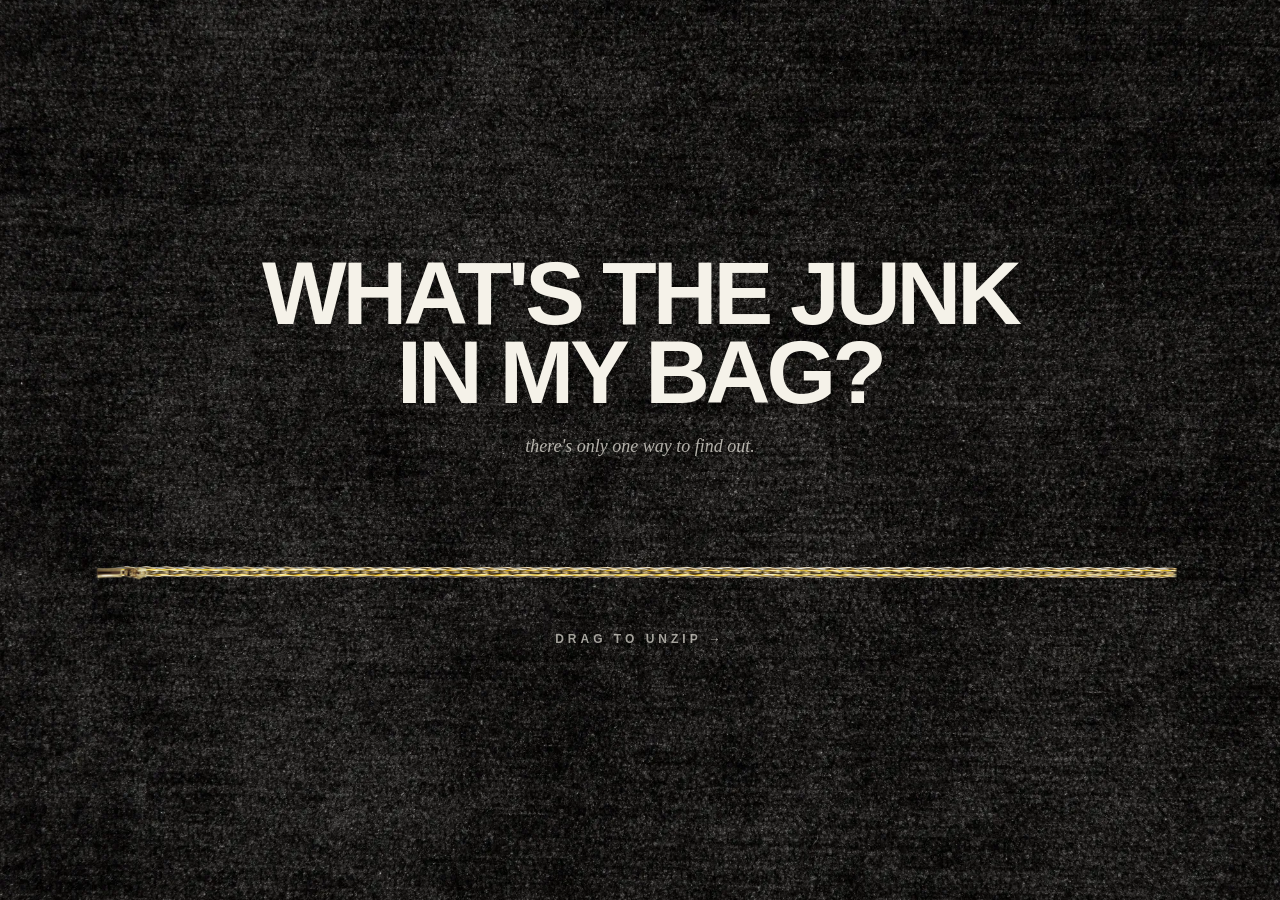
<file: index.html>
<!DOCTYPE html>
<html lang="en">

<head>
    <meta charset="UTF-8">
    <meta name="viewport" content="width=device-width, initial-scale=1.0">
    <title>What's the Junk in My Bag?</title>
    <link rel="stylesheet" href="style.css">
</head>

<body>

    <main class="bag-page">

        <h1>WHAT'S THE JUNK<br>IN MY BAG?</h1>

        <p class="subtitle">there's only one way to find out.</p>

        <div class="zipper-area">

            <img src="home/zippertrack.png" class="zipper-track" alt="Gold zipper track">
            <img src="home/zipperpull.png" class="zipper-pull" alt="Gold zipper pull">

        </div>

        <p class="instruction">DRAG TO UNZIP →</p>

    </main>

    <script src="script.js"></script>

</body>
</html>
</file>
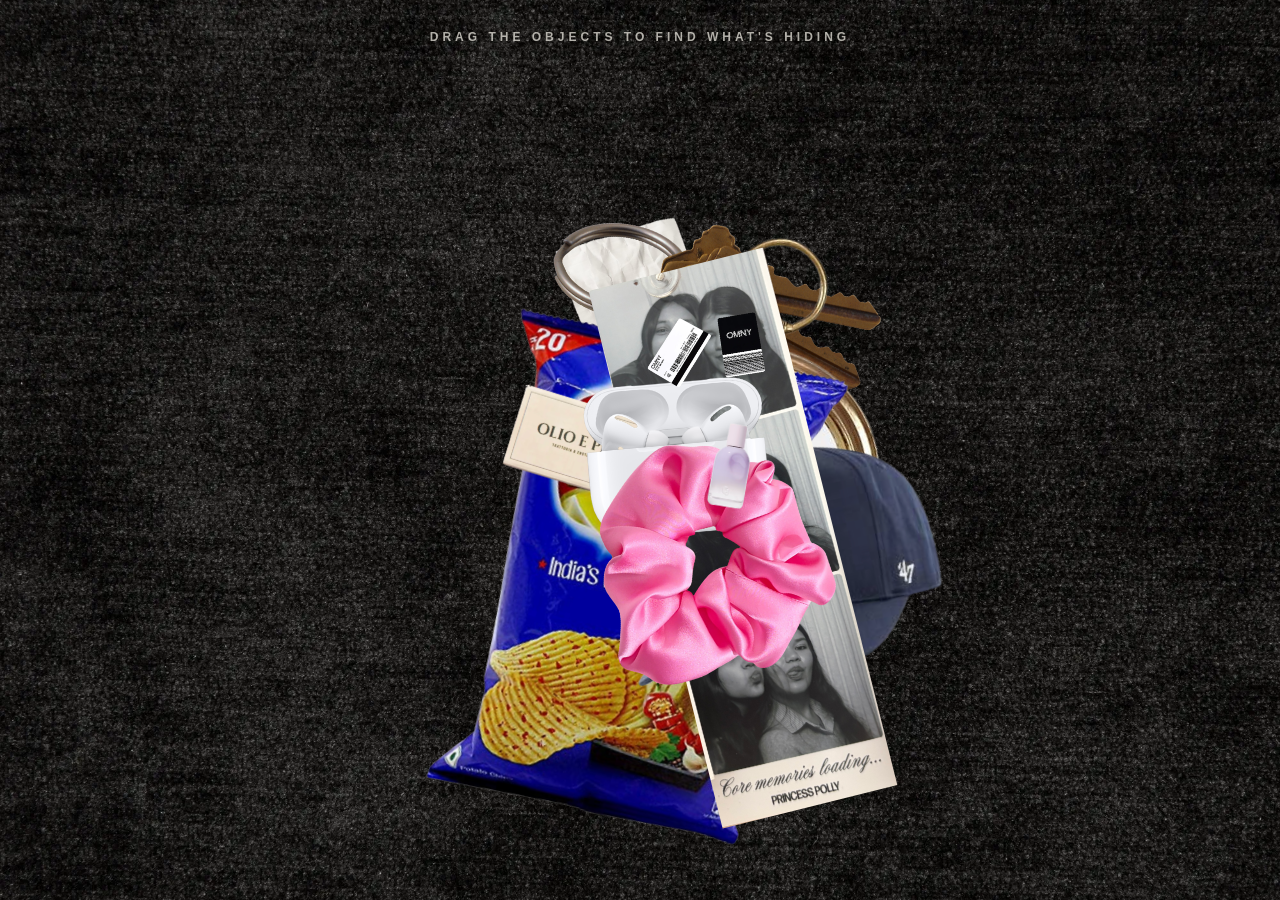
<file: material.html>
<!DOCTYPE html>
<html lang="en">

<head>
    <meta charset="UTF-8">
    <meta name="viewport" content="width=device-width, initial-scale=1.0">
    <title>Inside My Bag</title>
    <link rel="stylesheet" href="style.css">
</head>

<body class="material-page">

    <p class="drag-instruction">DRAG THE OBJECTS TO FIND WHAT'S HIDING</p>
    <a href="memory.html" class="why-button">WHY AM I HERE?</a>

    <main class="bag-mess">

        <a href="memory.html" class="why-button">WHY AM I HERE?</a>

        <img src="images/receipt.png" class="bag-item receipt" alt="Receipt">
        <img src="images/keys.png" class="bag-item keys" alt="Keys">
        <img src="images/mirror.png" class="bag-item mirror" alt="Mirror">
        <img src="images/polaroid.JPG" class="bag-item polaroid" alt="Photo booth strip">
        <img src="images/matchbox.png" class="bag-item matchbox" alt="Matchbox">
        <img src="images/cap.png" class="bag-item cap" alt="Yankees cap">
        <img src="images/airpods.png" class="bag-item airpods" alt="AirPods">
        <img src="images/lays.png" class="bag-item lays" alt="Blue Raisin">
        <img src="images/scrunchy.png" class="bag-item scrunchy" alt="Scrunchie">
        <img src="images/perfume.png" class="bag-item perfume" alt="Perfume">
        <img src="images/omny.png" class="bag-item omny" alt="OMNY">

    </main>

    <script src="script.js"></script>

</body>
</html>
</file>
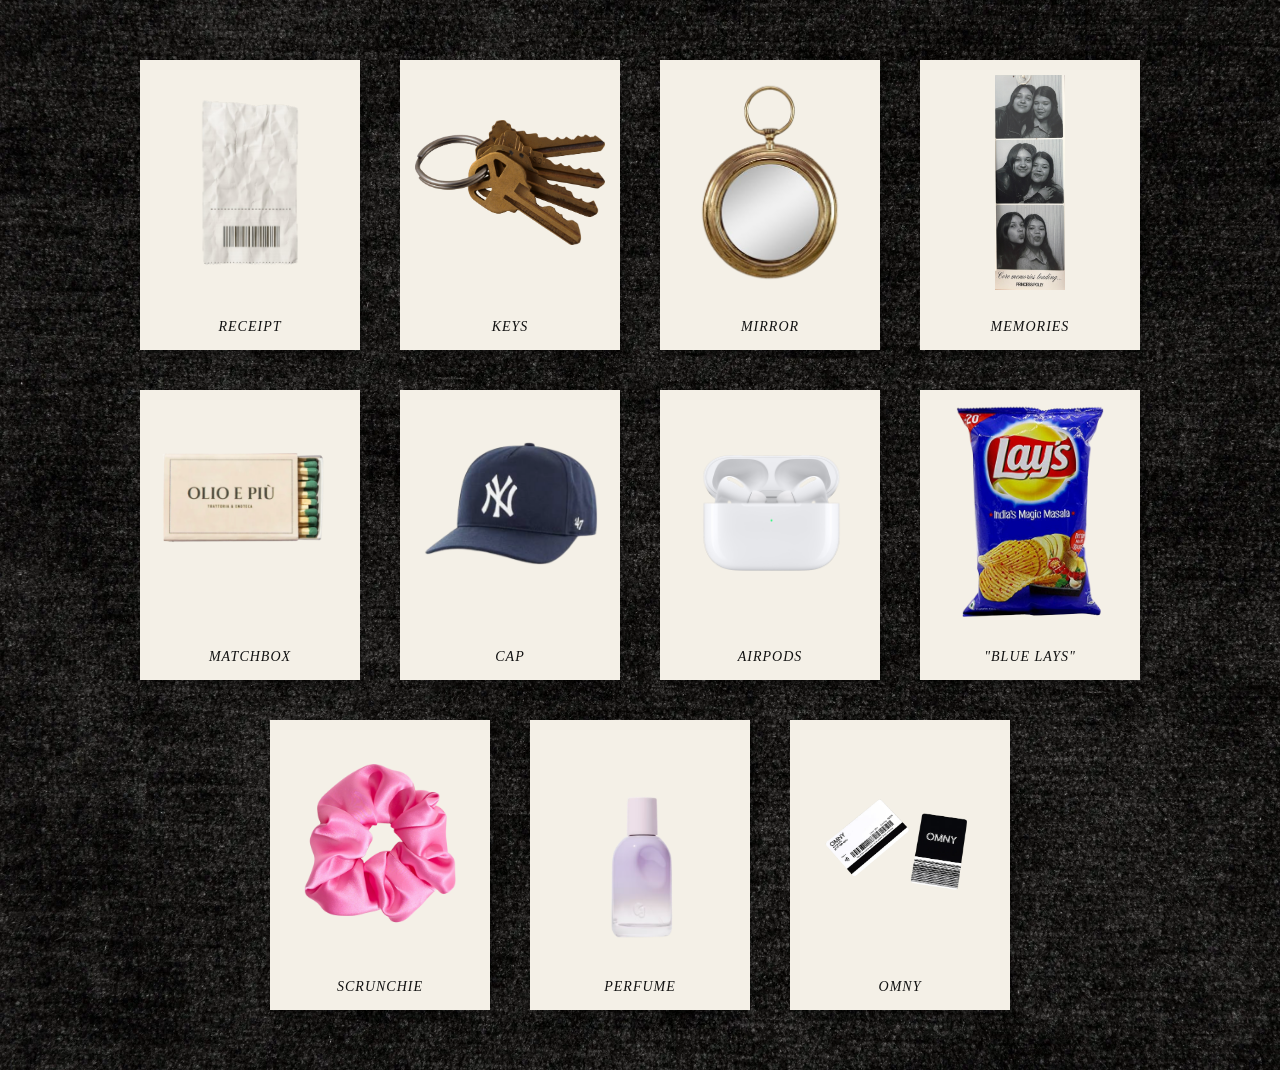
<file: memory.html>
<!DOCTYPE html>
<html lang="en">

<head>
    <meta charset="UTF-8">
    <meta name="viewport" content="width=device-width, initial-scale=1.0">
    <title>Why Am I Here?</title>
    <link rel="stylesheet" href="style.css">
</head>

<body class="memory-page">

    <main class="memory-grid">

        <div class="memory-card">
            <div class="card-inner">
                <div class="card-front">
                    <img src="images/receipt.png" alt="Receipt">
                    <p>RECEIPT</p>
                </div>

                <div class="card-back">
                    <h2>RECEIPT</h2>
                    <p>
                        Proof of a purchase I probably don't remember making,
                        but somehow the receipt is still in my bag.
                    </p>
                </div>
            </div>
        </div>

        <div class="memory-card">
            <div class="card-inner">
                <div class="card-front">
                    <img src="images/keys.png" alt="Keys">
                    <p>KEYS</p>
                </div>

                <div class="card-back">
                    <h2>KEYS</h2>
                    <p>
                        So I don't get locked out every other day.
                        I still somehow manage to.
                    </p>
                </div>
            </div>
        </div>

        <div class="memory-card">
            <div class="card-inner">
                <div class="card-front">
                    <img src="images/mirror.png" alt="Mirror">
                    <p>MIRROR</p>
                </div>

                <div class="card-back">
                    <h2>MIRROR</h2>
                    <p>
                        More than a keychain. My best friend gifted it to me
                        and we both have the same one. I really miss her.
                    </p>
                </div>
            </div>
        </div>

        <div class="memory-card">
            <div class="card-inner">
                <div class="card-front">
                    <img src="images/polaroid.JPG" alt="Photo booth strip">
                    <p>MEMORIES</p>
                </div>

                <div class="card-back">
                    <h2>MEMORIES</h2>
                    <p>
                        I always end up at a photo booth somewhere in New York.
                        Somehow this strip has just stayed in my bag.
                    </p>
                </div>
            </div>
        </div>

        <div class="memory-card">
            <div class="card-inner">
                <div class="card-front">
                    <img src="images/matchbox.png" alt="Matchbox">
                    <p>MATCHBOX</p>
                </div>

                <div class="card-back">
                    <h2>OLIO E PIÙ</h2>
                    <p>
                        A random matchbox I collected at an Italian restaurant
                        I tried last week and forgot to take out.
                    </p>
                </div>
            </div>
        </div>

        <div class="memory-card">
            <div class="card-inner">
                <div class="card-front">
                    <img src="images/cap.png" alt="Yankees cap">
                    <p>CAP</p>
                </div>

                <div class="card-back">
                    <h2>YANKEES CAP</h2>
                    <p>
                        My first ever New York merch purchase.
                        It had to be a Yankees cap.
                    </p>
                </div>
            </div>
        </div>

        <div class="memory-card">
            <div class="card-inner">
                <div class="card-front">
                    <img src="images/airpods.png" alt="AirPods">
                    <p>AIRPODS</p>
                </div>

                <div class="card-back">
                    <h2>AIRPODS</h2>
                    <p>
                        Music on the subway, walking around the city,
                        working, basically everywhere I go.
                    </p>
                </div>
            </div>
        </div>

        <div class="memory-card">
            <div class="card-inner">
                <div class="card-front">
                    <img src="images/lays.png" alt="Blue Raisin">
                    <p>"BLUE LAYS"</p>
                </div>

                <div class="card-back">
                    <h2>"BLUE LAYS"</h2>
                    <p>
                        The most important snack. My favorite snack
                        in the whole world, so I always have some on the go.
                    </p>
                </div>
            </div>
        </div>

        <div class="memory-card">
            <div class="card-inner">
                <div class="card-front">
                    <img src="images/scrunchy.png" alt="Scrunchie">
                    <p>SCRUNCHIE</p>
                </div>

                <div class="card-back">
                    <h2>SCRUNCHIE</h2>
                    <p>
                        Because my hair is always all over the place.
                        There is always one somewhere in my bag.
                    </p>
                </div>
            </div>
        </div>

        <div class="memory-card">
            <div class="card-inner">
                <div class="card-front">
                    <img src="images/perfume.png" alt="Perfume">
                    <p>PERFUME</p>
                </div>

                <div class="card-back">
                    <h2>PERFUME</h2>
                    <p>
                        My favorite perfume and one of those little things
                        I always want to have with me.
                    </p>
                </div>
            </div>
        </div>

        <div class="memory-card">
            <div class="card-inner">
                <div class="card-front">
                    <img src="images/omny.png" alt="OMNY">
                    <p>OMNY</p>
                </div>

                <div class="card-back">
                    <h2>OMNY</h2>
                    <p>
                        Basically my ticket around New York.
                        If I'm leaving the house, this is coming with me.
                    </p>
                </div>
            </div>
        </div>

    </main>

    <script src="script.js"></script>

</body>

</html>
</file>
<file: style.css>
* {
    margin: 0;
    padding: 0;
    box-sizing: border-box;
}

html,
body {
    width: 100%;
    height: 100%;
}

body {
    overflow: hidden;
    background-image: url("home/black.jpg");
    background-size: cover;
    background-position: center;
    background-repeat: no-repeat;
    color: #f5f2e9;
    font-family: Arial, Helvetica, sans-serif;
}


/* PAGE 1 */

.bag-page {
    width: 100%;
    height: 100vh;
    display: flex;
    flex-direction: column;
    align-items: center;
    justify-content: center;
    text-align: center;
}

h1 {
    /* clamp keeps the title responsive without getting too small or too large */
    font-size: clamp(55px, 7vw, 110px);
    line-height: 0.88;
    letter-spacing: -4px;
    font-weight: 800;
    text-transform: uppercase;
    margin-bottom: 25px;
}

.subtitle {
    font-family: Georgia, "Times New Roman", serif;
    font-size: 18px;
    font-style: italic;
    opacity: 0.7;
    margin-bottom: 65px;
}

.zipper-area {
    /* relative lets the zipper pull move inside this area */
    position: relative;
    width: 85%;
    max-width: 1200px;
    height: 100px;
    display: flex;
    align-items: center;
    justify-content: center;
}

.zipper-track {
    width: 100%;
    height: 55px;
    object-fit: fill;
    display: block;
}

.zipper-pull {
    /* absolute lets JS change the left position while dragging */
    position: absolute;
    left: 0;
    top: 50%;
    width: 100px;
    height: auto;
    transform: translate(-25%, -50%);
    cursor: grab;
    z-index: 2;
}

.zipper-pull:active {
    cursor: grabbing;
}

.instruction {
    margin-top: 10px;
    font-size: 12px;
    font-weight: 600;
    letter-spacing: 4px;
    opacity: 0.65;
}


/* PAGE 2 */

.material-page {
    width: 100%;
    height: 100vh;
    overflow: hidden;
    background-image: url("home/black.jpg");
    background-size: cover;
    background-position: center;
    background-repeat: no-repeat;
}

.drag-instruction {
    /* keeps the instruction centered above the pile */
    position: absolute;
    top: 30px;
    left: 50%;
    transform: translateX(-50%);
    font-size: 12px;
    font-weight: 600;
    letter-spacing: 4px;
    color: #f5f2e9;
    opacity: 0.7;
    z-index: 50;
}
.why-button {
    position: absolute;
    left: 50%;
    top: 52%;
    transform: translate(-50%, -50%);
    padding: 18px 28px;
    background: #f5f2e9;
    color: #111;
    font-size: 13px;
    font-weight: bold;
    letter-spacing: 2px;
    text-decoration: none;
    border: 2px solid #111;
    z-index: 1;
    cursor: pointer;
}

.why-button:hover {
    background: #111;
    color: #f5f2e9;
}

.bag-mess {
    /* this is the full area the objects can be dragged around */
    position: relative;
    width: 100vw;
    height: 100vh;
    display: grid;
    grid-template-columns: repeat(6, 1fr);
    grid-template-rows: repeat(4, 1fr);
}

.bag-item {
    /* each object can overlap and move freely instead of staying in the grid */
    position: absolute;
    object-fit: contain;
    cursor: grab;
    user-select: none;
    z-index: 5;
}

.bag-item:active {
    cursor: grabbing;
}



/* different positions and rotations make the objects look like a messy pile */

.receipt {
    width: 250px;
    left: 41%;
    top: 23%;
    transform: rotate(-20deg);
    z-index: 2;
}

.keys {
    width: 330px;
    left: 42%;
    top: 25%;
    transform: rotate(18deg);
    z-index: 3;
}

.mirror {
    width: 290px;
    left: 48%;
    top: 24%;
    transform: rotate(9deg);
    z-index: 4;
}

.polaroid {
    width: 180px;
    left: 51%;
    top: 29%;
    transform: rotate(-14deg);
    z-index: 6;
}

.matchbox {
    width: 180px;
    left: 39%;
    top: 44%;
    transform: rotate(17deg);
    z-index: 7;
}

.cap {
    width: 350px;
    left: 47%;
    top: 42%;
    transform: rotate(-12deg);
    z-index: 5;
}

.airpods {
    width: 250px;
    left: 43%;
    top: 37%;
    transform: rotate(-5deg);
    z-index: 8;
}

.lays {
    width: 340px;
    left: 36%;
    top: 37%;
    transform: rotate(13deg);
    z-index: 4;
}

.scrunchy {
    width: 290px;
    left: 44%;
    top: 46%;
    transform: rotate(-17deg);
    z-index: 9;
}

.perfume {
    width: 110px;
    left: 53%;
    top: 43%;
    transform: rotate(10deg);
    z-index: 10;
}

.omny {
    width: 160px;
    left: 49%;
    top: 34%;
    transform: rotate(-18deg);
    z-index: 11;
}

.why-button {
    /* low z-index hides the button underneath the object pile */
    position: absolute;
    left: 50%;
    top: 52%;
    transform: translate(-50%, -50%);
    padding: 18px 28px;
    background: #f5f2e9;
    color: #111;
    font-size: 13px;
    font-weight: bold;
    letter-spacing: 2px;
    text-decoration: none;
    border: 2px solid #111;
    z-index: 1;
}


/* PAGE 3 */

.memory-page {
    min-height: 100vh;
    height: auto;

    /* page 3 needs scrolling because all the cards do not fit on one screen */
    overflow-y: auto;

    background-image: url("home/black.jpg");
    background-size: cover;
    background-position: center;

    /* keeps the fabric background still while scrolling through cards */
    background-attachment: fixed;

    padding: 60px 40px;
}

.memory-grid {
    width: 100%;
    max-width: 1250px;
    margin: 0 auto;

    /* wraps the cards onto new rows depending on screen width */
    display: flex;
    flex-wrap: wrap;
    justify-content: center;
    gap: 40px;
}

.memory-card {
    width: 220px;
    height: 290px;

    /* gives the flip a 3D feeling instead of looking flat */
    perspective: 1000px;

    cursor: pointer;
}

.card-inner {
    position: relative;
    width: 100%;
    height: 100%;

    /* makes the flip smooth */
    transition: transform 0.6s;

    /* keeps the front and back in the same 3D space */
    transform-style: preserve-3d;
}


/* JS adds the flipped class when the card is clicked */
.memory-card.flipped .card-inner {
    transform: rotateY(180deg);
}

.card-front,
.card-back {
    /* puts both sides directly on top of each other */
    position: absolute;
    width: 100%;
    height: 100%;

    /* stops the reversed side from showing through */
    backface-visibility: hidden;

    background-color: #f4f0e7;
    padding: 15px;
    color: #111;
    box-shadow: 4px 5px 12px rgba(0, 0, 0, 0.35);
}

.card-front {
    display: flex;
    flex-direction: column;
    align-items: center;
    justify-content: space-between;
}

.card-front img {
    width: 100%;
    height: 215px;
    object-fit: contain;
}

.card-front p {
    font-family: Georgia, "Times New Roman", serif;
    font-size: 14px;
    font-style: italic;
    letter-spacing: 1px;
    margin-top: 10px;
}

.card-back {
    /* starts the back already facing the opposite direction */
    transform: rotateY(180deg);

    display: flex;
    flex-direction: column;
    align-items: center;
    justify-content: center;
    text-align: center;
    padding: 25px;
}

.card-back h2 {
    font-family: Arial, Helvetica, sans-serif;
    font-size: 18px;
    letter-spacing: 2px;
    margin-bottom: 20px;
}

.card-back p {
    font-family: Georgia, "Times New Roman", serif;
    font-size: 15px;
    line-height: 1.5;
}


/* adjusts sizes on smaller screens */

@media (max-width: 700px) {

    .memory-page {
        padding: 40px 20px;
    }

    .memory-grid {
        gap: 25px;
    }

    .memory-card {
        width: 190px;
        height: 260px;
    }

    .card-front img {
        height: 185px;
    }

}
</file>
